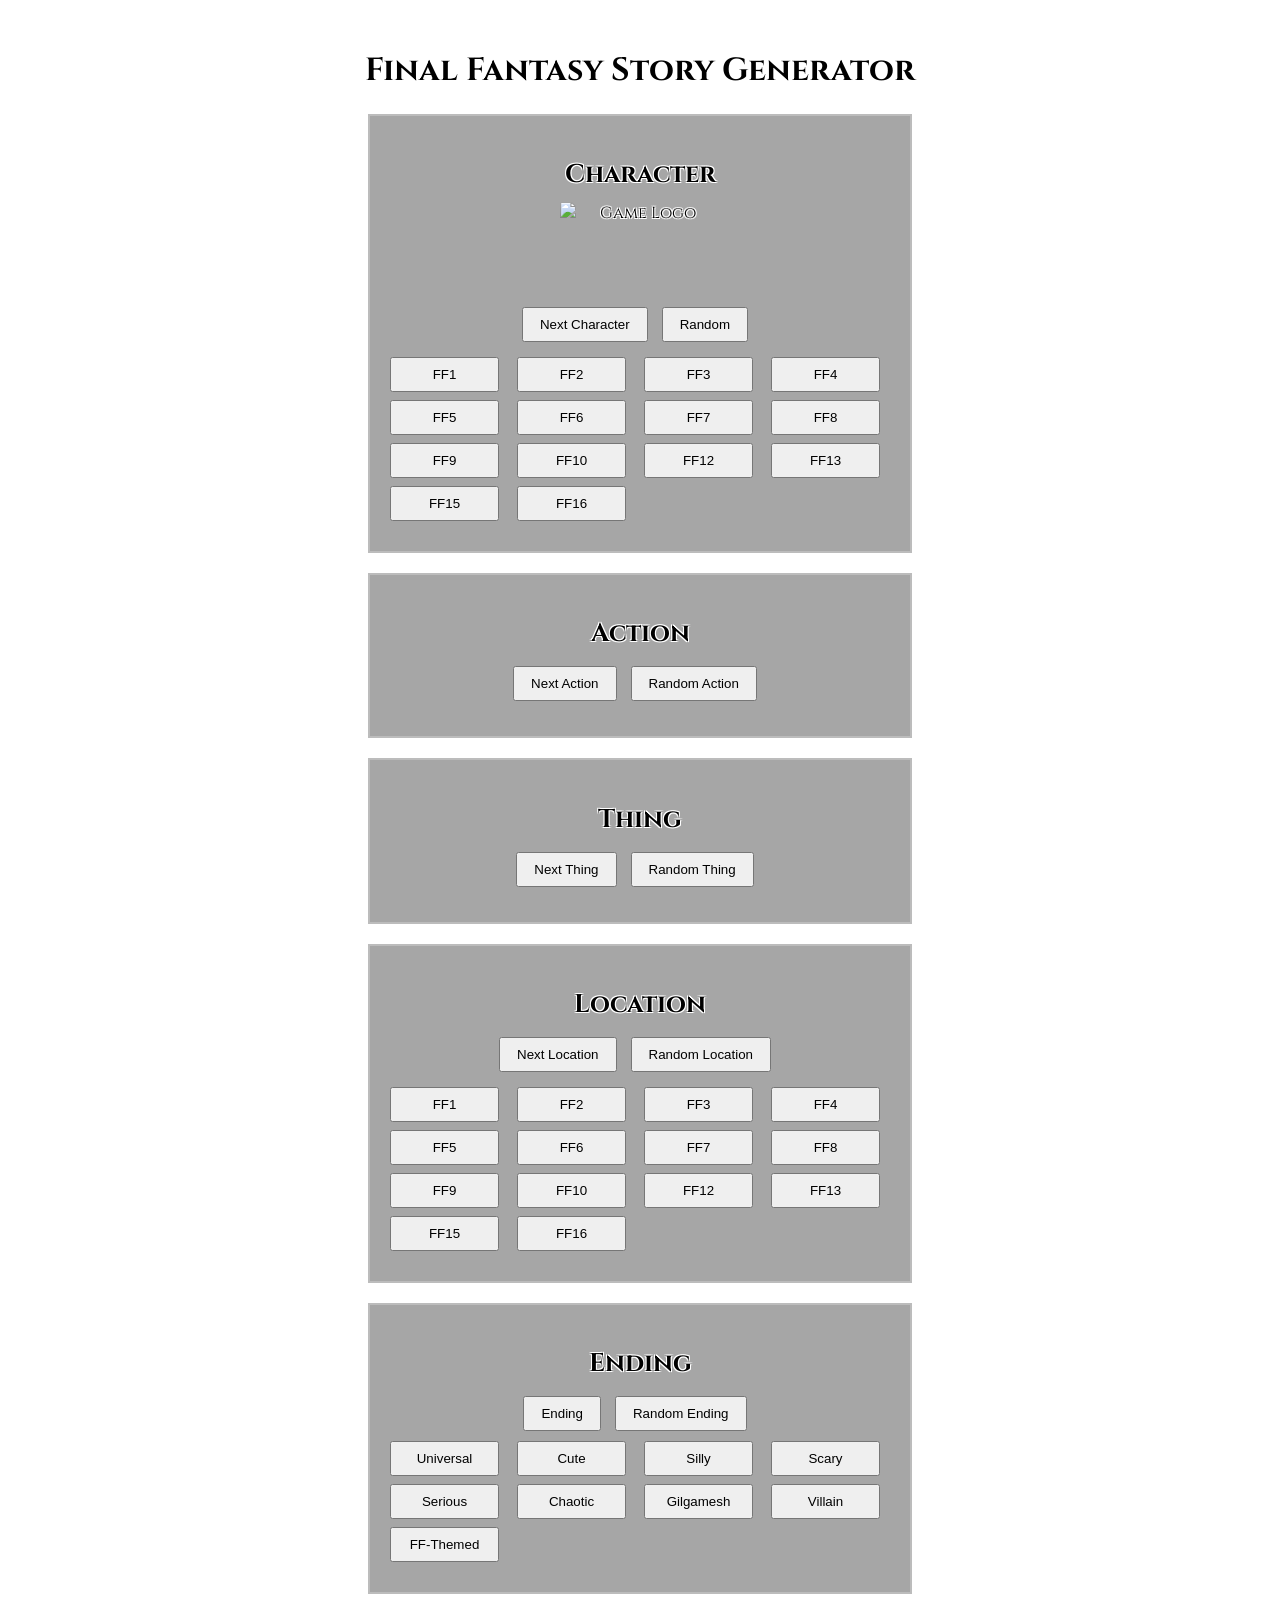
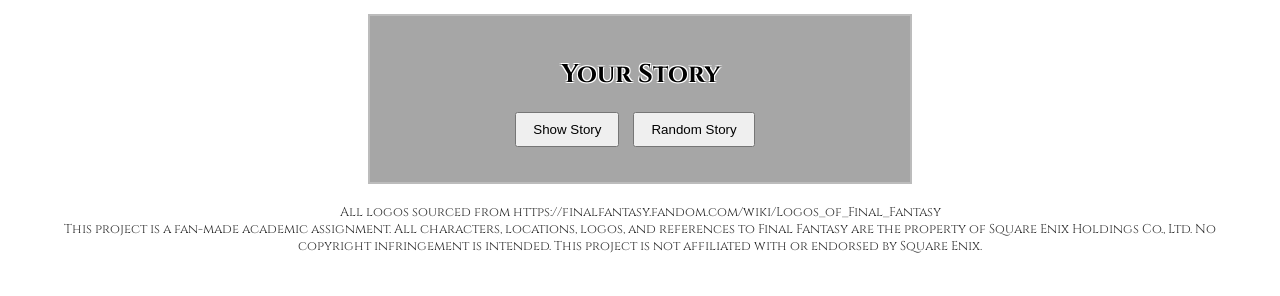
<file: assignment-1/index.html>
<!DOCTYPE html>
<html lang="en">
    <head>
        <meta charset="UTF-8">
        <title>Story Generator</title>
        <link href="css/styles.css" rel="stylesheet">
        <script src="js/script.js" defer></script>
    </head>
    <body>

        <div id="backgroundWrapper" class="fftext">
            <h1>Final Fantasy Story Generator</h1>

            <!-- Game Logo (reactive) -->
            <!-- a default valid invisible png -->

            
            <!-- Character card -->
            <div class="card fftext">
                <h2>Character</h2>
                <div class="logoInCard">
                    <img id="gameLogo" alt="Game Logo">
                </div>
                <span id="charOut" class="output"></span>

                <div class="mainRow">
                    <button id="charBtn">Next Character</button>
                    <button id="randomCharBtn">Random</button>
                </div>
                <!-- Character Subsection Buttons -->
                 <!-- learned from https://developer.mozilla.org/en-US/docs/Learn/HTML/Howto/Use_data_attributes -->
                <div class="subButtons" id="charSubButtons">
                    <button data-game="ff1">FF1</button>
                    <button data-game="ff2">FF2</button>
                    <button data-game="ff3">FF3</button>
                    <button data-game="ff4">FF4</button>
                    <button data-game="ff5">FF5</button>
                    <button data-game="ff6">FF6</button>
                    <button data-game="ff7">FF7</button>
                    <button data-game="ff8">FF8</button>
                    <button data-game="ff9">FF9</button>
                    <button data-game="ff10">FF10</button>
                    <button data-game="ff12">FF12</button>
                    <button data-game="ff13">FF13</button>
                    <button data-game="ff15">FF15</button>
                    <button data-game="ff16">FF16</button>
                </div>
            </div>

            <!-- Action Card -->
            <div class="card fftext">
                <h2>Action</h2>
                <span id="actionOut" class="output"></span>

                <div class="mainRow">
                    <button id="actionBtn">Next Action</button>
                    <button id="randomActionBtn">Random Action</button>
                </div>
            </div>

            

            <!-- Thing Card -->
            <div class="card fftext">
                <h2>Thing</h2>
                <span id="thingOut" class="output"></span>
                <div class="mainRow">
                    <button id="thingBtn">Next Thing</button>
                    <button id="randomThingBtn">Random Thing</button>
                </div>
            </div>
            
            <!-- Location Card -->
            <div class="card fftext">
                <h2>Location</h2>
                <span id="locationOut" class="output"></span>
                <div class="mainRow">
                    <button id="locationBtn">Next Location</button>
                    <button id="randomLocationBtn">Random Location</button>
                </div>

                <!-- Location Subsection Buttons -->
                <div class="subButtons" id="locationSubButtons">
                    <button data-game="ff1">FF1</button>
                    <button data-game="ff2">FF2</button>
                    <button data-game="ff3">FF3</button>
                    <button data-game="ff4">FF4</button>
                    <button data-game="ff5">FF5</button>
                    <button data-game="ff6">FF6</button>
                    <button data-game="ff7">FF7</button>
                    <button data-game="ff8">FF8</button>
                    <button data-game="ff9">FF9</button>
                    <button data-game="ff10">FF10</button>
                    <button data-game="ff12">FF12</button>
                    <button data-game="ff13">FF13</button>
                    <button data-game="ff15">FF15</button>
                    <button data-game="ff16">FF16</button>
                </div>
            </div>

            <!-- Ending Card -->
            <div class="card fftext">
                <h2>Ending</h2>
                <span id="endingOut" class="output"></span>
                
                <div>
                    <button id="endingBtn">Ending</button>
                    <button id="randomEndingBtn">Random Ending</button>
                </div>

                <!-- Ending Subsection Buttons -->
                <div class="subButtons" id="endingSubButtons">
                    <button data-game="universal">Universal</button>
                    <button data-game="cute">Cute</button>
                    <button data-game="silly">Silly</button>
                    <button data-game="scary">Scary</button>
                    <button data-game="serious">Serious</button>
                    <button data-game="chaotic">Chaotic</button>
                    <button data-game="gilgamesh">Gilgamesh</button>
                    <button data-game="villain">Villain</button>
                    <button data-game="ffthemed">FF-Themed</button>
                </div>
            </div>
            
            <!-- Button that builds and displays the final story -->
            <div class="card fftext">
                <h2>Your Story</h2>
                <p id="storyOutput" class="output"></p>
            
                <div class="mainRow">
                    <button id="showStoryBtn">Show Story</button>
                    <button id="randomBtn">Random Story</button>
                </div>
            </div>
        </div>
        <p class="fftext" style="font-size:0.8em; opacity:0.8;">
            All logos sourced from <a>https://finalfantasy.fandom.com/wiki/Logos_of_Final_Fantasy</a><br>
            This project is a fan-made academic assignment. All characters, locations, logos, and references to 
            Final Fantasy are the property of Square Enix Holdings Co., Ltd. No copyright 
            infringement is intended. This project is not affiliated with or endorsed by Square Enix.
        </p>
    </body>
</html>
</file>
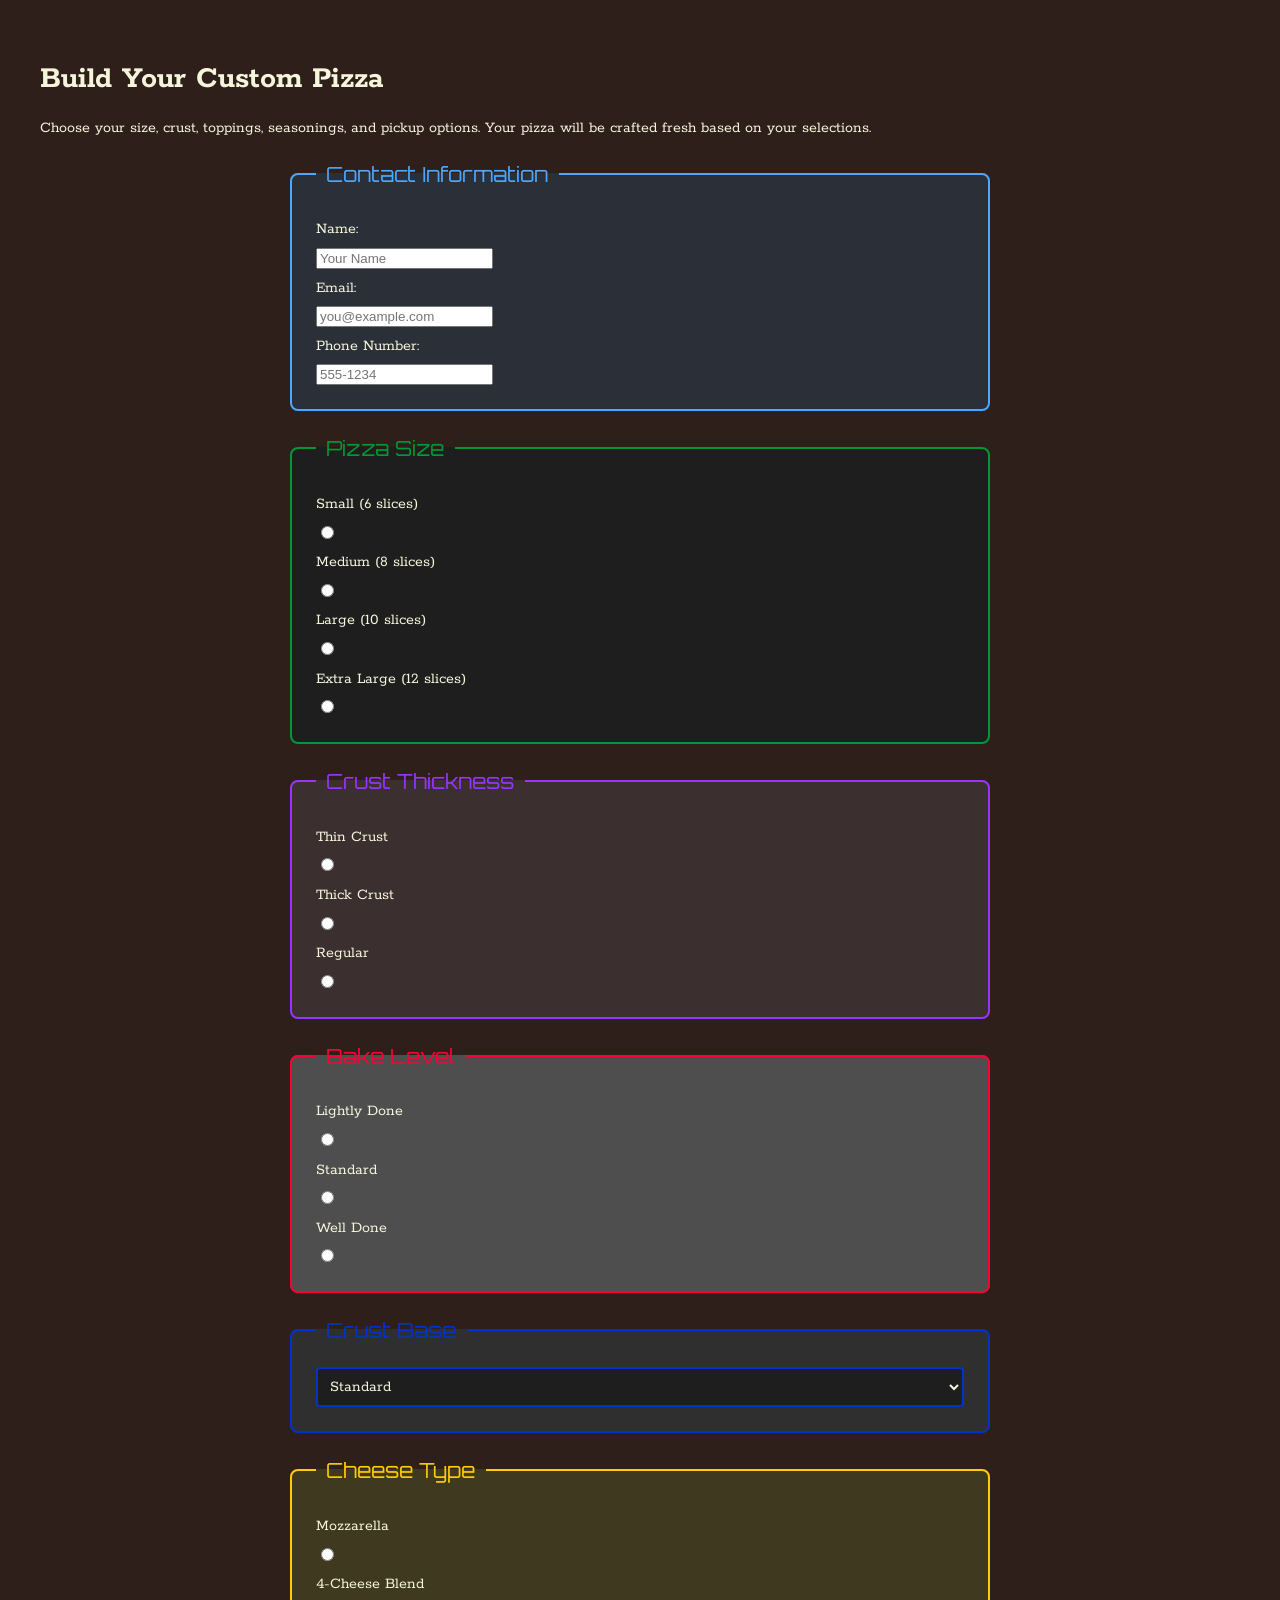
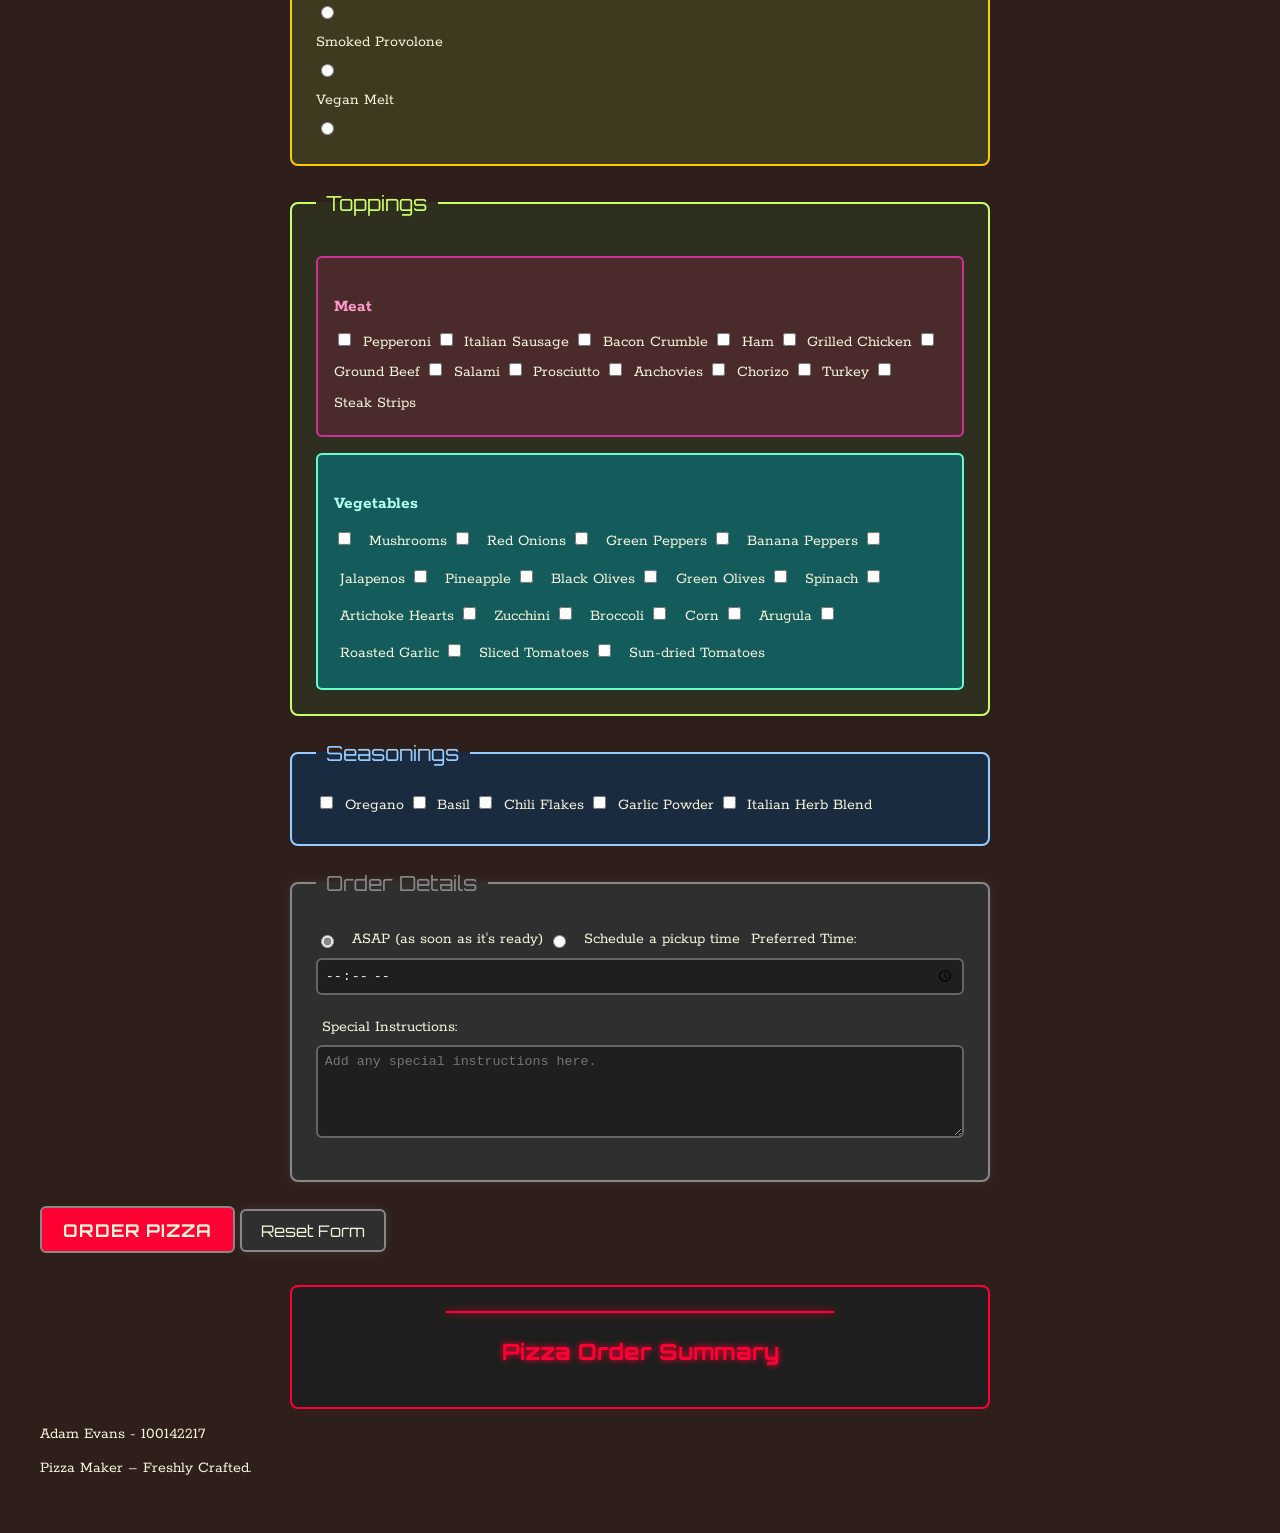
<file: assignment-2/index.html>
<!DOCTYPE html>
<html lang="en">
<head>
    <meta charset="utf-8" />
    <title>Pizza Maker</title>
    <meta name="author" content="Adam Evans"/>
    <meta name="description" content="Pizza Restaurant order form."/>
    <link rel="shortcut icon" href="images/favicon.ico"/>
    <link rel="stylesheet" href="css/style.css" />
    <script src="js/pizza.js" defer></script>
    <script src="js/main.js" defer></script>
</head>

<body>

    <!-- Assignment 2 – The Pizza Maker -->
    <header>
        <h1>Build Your Custom Pizza</h1>
        <p>Choose your size, crust, toppings, seasonings, and pickup options. Your pizza will be crafted fresh based on your selections.</p>
    </header>

    <main>
        <section>
            <form id="pizzaForm">

                <!-- Contact information -->
                <fieldset class="customer-fieldset">
                    <legend>Contact Information</legend>

                    <label for="name">Name:</label>
                    <input type="text" name="name" id="name" required placeholder="Your Name"/>

                    <label for="email">Email:</label>
                    <input type="email" name="email" id="email" required placeholder="you@example.com"/>

                    <label for="phone">Phone Number:</label>
                    <input type="tel" name="phone" id="phone" placeholder="555-1234"/>
                </fieldset>

                <!-- Pizza Size -->
                <fieldset class="size-fieldset">
                    <legend>Pizza Size</legend>

                    <label for="small">Small (6 slices)</label>
                    <input type="radio" name="size" id="small" value="small" required/>

                    <label for="medium">Medium (8 slices)</label>
                    <input type="radio" name="size" id="medium" value="medium"/>

                    <label for="large">Large (10 slices)</label>
                    <input type="radio" name="size" id="large" value="large"/>

                    <label for="x-large">Extra Large (12 slices)</label>
                    <input type="radio" name="size" id="x-large" value="x-large"/>
                </fieldset>

                <!-- Crust Thickness -->
                <fieldset class="thickness-fieldset">
                    <legend>Crust Thickness</legend>

                    <label for="thin">Thin Crust</label>
                    <input type="radio" name="thickness" id="thin" value="thin" required/>

                    <label for="thick">Thick Crust</label>
                    <input type="radio" name="thickness" id="thick" value="thick"/>

                    <label for="regular">Regular</label>
                    <input type="radio" name="thickness" id="regular" value="regular"/>
                </fieldset>

                <!-- Bake Level -->
                <fieldset class="bake-fieldset">
                    <legend>Bake Level</legend>

                    <label for="light">Lightly Done</label>
                    <input type="radio" name="bake" id="light" value="light" required/>

                    <label for="standard">Standard</label>
                    <input type="radio" name="bake" id="standard" value="standard"/>

                    <label for="well">Well Done</label>
                    <input type="radio" name="bake" id="well" value="well"/>
                </fieldset>

                <!-- Crust Base -->
                <fieldset class="base-fieldset">
                    <legend>Crust Base</legend>

                    <select name="crustBase" id="crustBase">
                        <option value="">Standard</option>
                        <option value="gluten-free">Gluten-Free</option>
                        <option value="cauliflower">Cauliflower</option>
                        <option value="whole-wheat">Whole Wheat</option>
                    </select>
                </fieldset>

                <!-- Cheese Type -->
                <fieldset class="cheese-fieldset">
                    <legend>Cheese Type</legend>

                    <label for="mozzarella">Mozzarella</label>
                    <input type="radio" name="cheese" id="mozzarella" value="mozzarella" required/>

                    <label for="4-cheese">4-Cheese Blend</label>
                    <input type="radio" name="cheese" id="4-cheese" value="4-cheese"/>

                    <label for="provolone">Smoked Provolone</label>
                    <input type="radio" name="cheese" id="provolone" value="provolone"/>

                    <label for="vegan">Vegan Melt</label>
                    <input type="radio" name="cheese" id="vegan" value="vegan"/>
                </fieldset>

                <!-- Toppings -->
                <fieldset class="toppings-fieldset">
                    <legend>Toppings</legend>

                    <div class="topping-group meat-group">
                        <h4>Meat</h4>

                        <input type="checkbox" name="toppings" id="pepperoni" value="pepperoni">
                        <label for="pepperoni">Pepperoni</label>

                        <input type="checkbox" name="toppings" id="sausage" value="sausage">
                        <label for="sausage">Italian Sausage</label>

                        <input type="checkbox" name="toppings" id="bacon" value="bacon">
                        <label for="bacon">Bacon Crumble</label>

                        <input type="checkbox" name="toppings" id="ham" value="ham">
                        <label for="ham">Ham</label>

                        <input type="checkbox" name="toppings" id="chicken" value="chicken">
                        <label for="chicken">Grilled Chicken</label>

                        <input type="checkbox" name="toppings" id="beef" value="beef">
                        <label for="beef">Ground Beef</label>

                        <input type="checkbox" name="toppings" id="salami" value="salami">
                        <label for="salami">Salami</label>

                        <input type="checkbox" name="toppings" id="prosciutto" value="prosciutto">
                        <label for="prosciutto">Prosciutto</label>

                        <input type="checkbox" name="toppings" id="anchovies" value="anchovies">
                        <label for="anchovies">Anchovies</label>

                        <input type="checkbox" name="toppings" id="chorizo" value="chorizo">
                        <label for="chorizo">Chorizo</label>

                        <input type="checkbox" name="toppings" id="turkey" value="turkey">
                        <label for="turkey">Turkey</label>

                        <input type="checkbox" name="toppings" id="steak" value="steak">
                        <label for="steak">Steak Strips</label>
                    </div>

                    <div class="topping-group veg-group">
                        <h4>Vegetables</h4>

                        <input type="checkbox" name="toppings" id="mushrooms" value="mushrooms">
                        <label for="mushrooms">Mushrooms</label>

                        <input type="checkbox" name="toppings" id="onions" value="onions">
                        <label for="onions">Red Onions</label>

                        <input type="checkbox" name="toppings" id="gpeppers" value="gpeppers">
                        <label for="gpeppers">Green Peppers</label>

                        <input type="checkbox" name="toppings" id="bpeppers" value="bpeppers">
                        <label for="bpeppers">Banana Peppers</label>

                        <input type="checkbox" name="toppings" id="jalapenos" value="jalapenos">
                        <label for="jalapenos">Jalapenos</label>

                        <input type="checkbox" name="toppings" id="pineapple" value="pineapple">
                        <label for="pineapple">Pineapple</label>

                        <input type="checkbox" name="toppings" id="bolives" value="bolives">
                        <label for="bolives">Black Olives</label>

                        <input type="checkbox" name="toppings" id="golives" value="golives">
                        <label for="golives">Green Olives</label>

                        <input type="checkbox" name="toppings" id="spinach" value="spinach">
                        <label for="spinach">Spinach</label>

                        <input type="checkbox" name="toppings" id="artichoke" value="artichoke">
                        <label for="artichoke">Artichoke Hearts</label>

                        <input type="checkbox" name="toppings" id="zucchini" value="zucchini">
                        <label for="zucchini">Zucchini</label>

                        <input type="checkbox" name="toppings" id="broccoli" value="broccoli">
                        <label for="broccoli">Broccoli</label>

                        <input type="checkbox" name="toppings" id="corn" value="corn">
                        <label for="corn">Corn</label>

                        <input type="checkbox" name="toppings" id="arugula" value="arugula">
                        <label for="arugula">Arugula</label>

                        <input type="checkbox" name="toppings" id="garlic" value="garlic">
                        <label for="garlic">Roasted Garlic</label>

                        <input type="checkbox" name="toppings" id="sliced" value="sliced">
                        <label for="sliced">Sliced Tomatoes</label>

                        <input type="checkbox" name="toppings" id="sun-dried" value="sun-dried">
                        <label for="sun-dried">Sun-dried Tomatoes</label>
                    </div>
                </fieldset>

                <!-- Seasonings -->
                <fieldset class="seasoning-fieldset">
                    <legend>Seasonings</legend>

                    <input type="checkbox" name="seasonings" id="oregano" value="oregano">
                    <label for="oregano">Oregano</label>

                    <input type="checkbox" name="seasonings" id="basil" value="basil">
                    <label for="basil">Basil</label>

                    <input type="checkbox" name="seasonings" id="flakes" value="flakes">
                    <label for="flakes">Chili Flakes</label>

                    <input type="checkbox" name="seasonings" id="garlic-powder" value="garlic-powder">
                    <label for="garlic-powder">Garlic Powder</label>

                    <input type="checkbox" name="seasonings" id="italian" value="italian">
                    <label for="italian">Italian Herb Blend</label>
                </fieldset>

                <!-- Order Details -->
                <fieldset class="order-details-fieldset">
                    <legend>Order Details</legend>

                    <input type="radio" name="pickup-option" id="pickup-asap" value="asap" checked/>
                    <label for="pickup-asap">ASAP (as soon as it's ready)</label>

                    <input type="radio" name="pickup-option" id="pickup-scheduled" value="scheduled"/>
                    <label for="pickup-scheduled">Schedule a pickup time</label>

                    <label for="pickup-time">Preferred Time:</label>
                    <input type="time" name="pickup-time" id="pickup-time"/>

                    <label for="notes">Special Instructions:</label>
                    <textarea name="notes" id="notes" rows="5" cols="40" placeholder="Add any special instructions here."></textarea>
                </fieldset>

                <!-- Buttons -->
                <button type="submit" class="submit">Order Pizza</button>
                <button type="reset" class="reset">Reset Form</button>

            </form>
            <div class="result-panel">            
                <h3>Pizza Order Summary</h3>
                <p id="pizzaDescription"></p>
            </div>
        </section>
    </main>

    <footer>
        <p id="student-info"></p>
        <p>Pizza Maker – Freshly Crafted.</p>
    </footer>

</body>
</html>
</file>
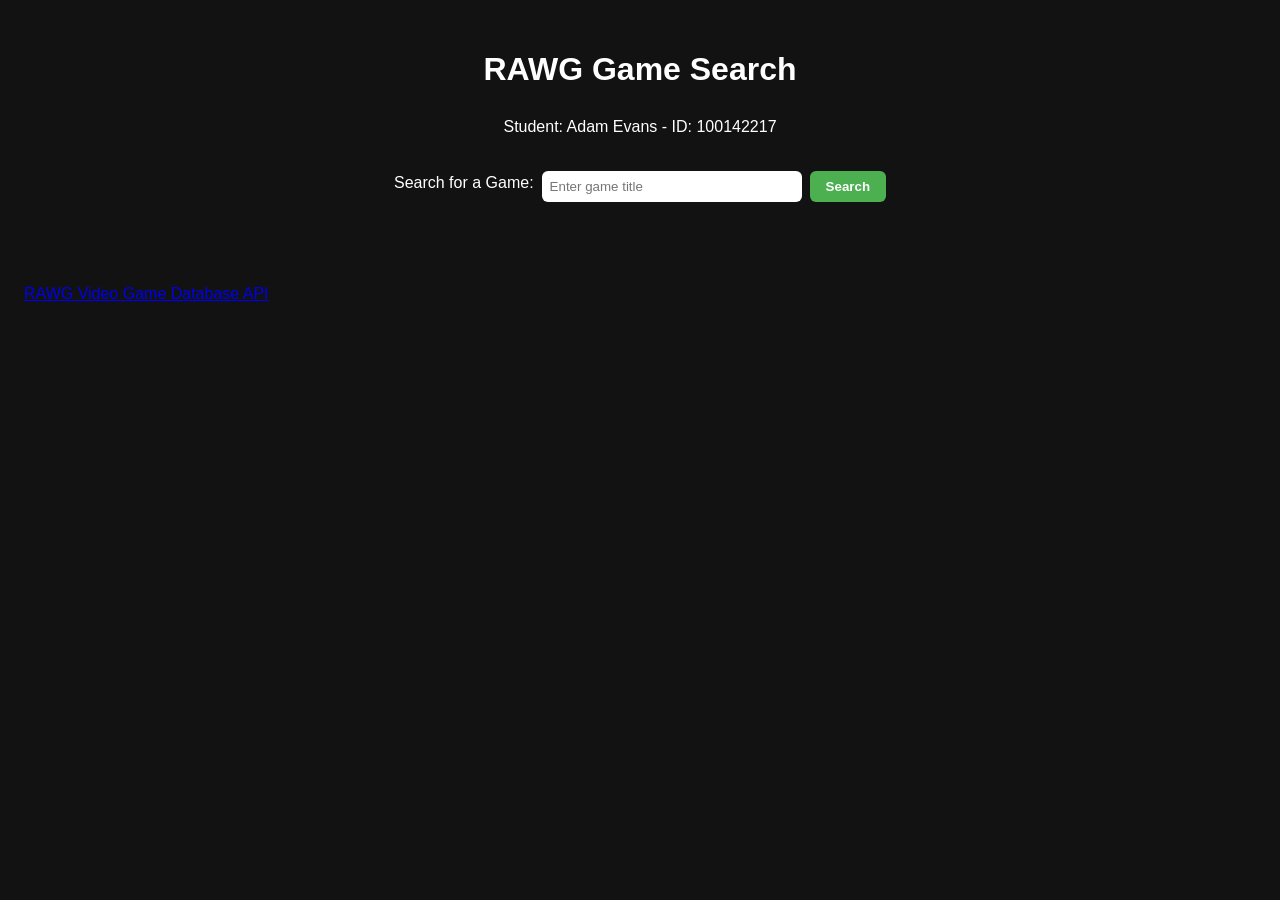
<file: assignment-3/index.html>
<!DOCTYPE html>
<html lang="en">
<head>
    <meta charset="UTF-8">
    <meta name="viewport" content="width=device-width, initial-scale=1.0">
    <title>RAWG Game Search</title>
    <link rel="stylesheet" href="css/style.css">
    <script src="js/app.js" defer></script>
</head>
<body>
    <header>
        <h1>RAWG Game Search</h1>
        <p id="student-info"></p>
    </header>
    <form>
        <label for="search">Search for a Game:</label>
        <input type="text" id="search" class="search" placeholder="Enter game title" required>
        <button type="submit" class="submit">Search</button>
    </form>
    <section class="results"></section>
    <footer>
        <p><a href="https://rawg.io/apidocs" target="_blank">RAWG Video Game Database API</a></p>
    </footer>
</body>
</html>
</file>
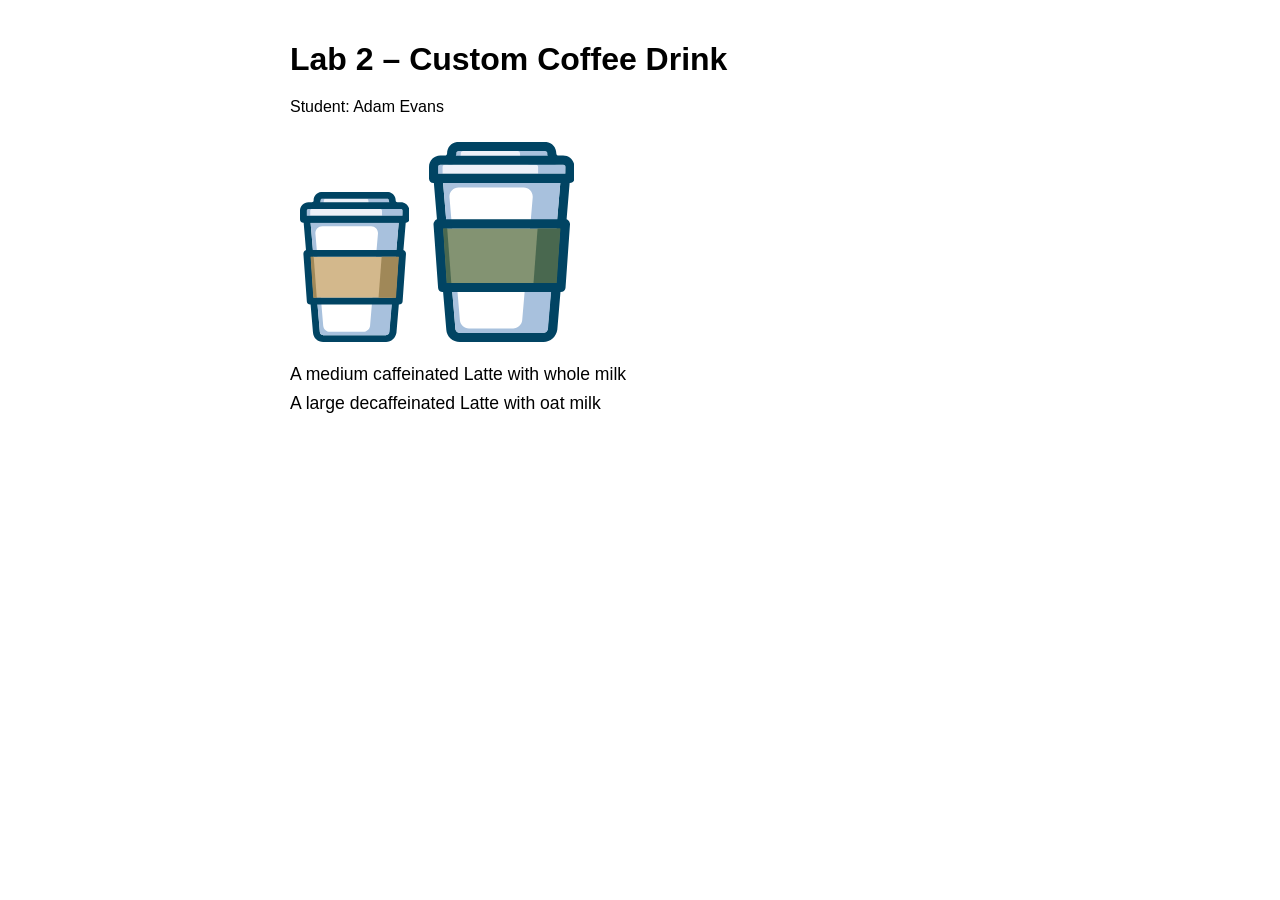
<file: lab-2/index.html>
<!DOCTYPE html>
<html lang="en">
<head>
    <meta charset="UTF-8">
    <title>Lab 2 - Classes and Inheritance</title>
    <link rel="stylesheet" href="css/style.css">
    <script src="js/coffee.js" defer></script>
    <script src="js/latte.js" defer></script>
</head>
<body>

    <h1>Lab 2 – Custom Coffee Drink</h1>

    <p id="studentInfo">Student: Adam Evans</p>

    <div id="output"></div>

</body>
</html>
</file>
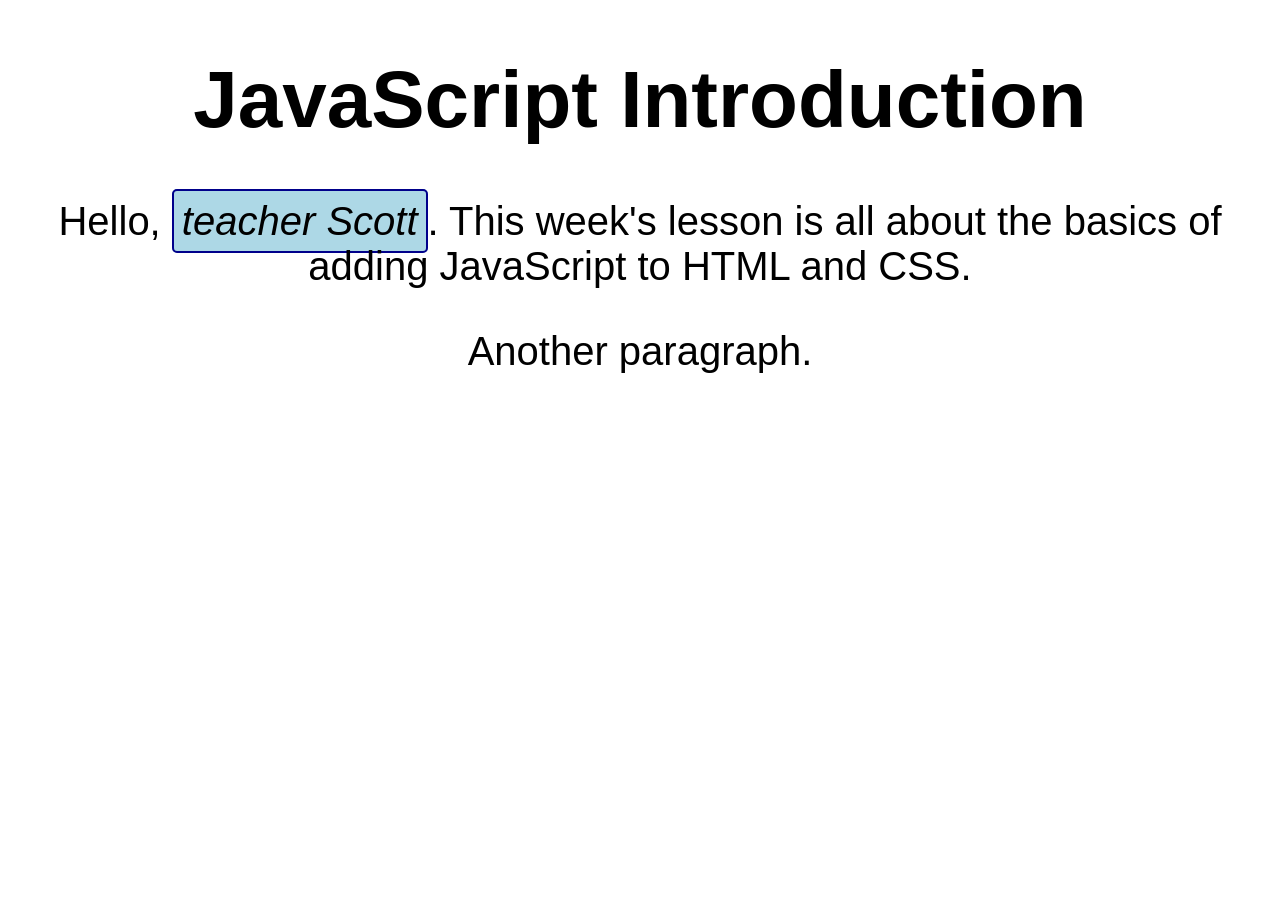
<file: lesson-1/index.html>
<!DOCTYPE html>
<html lang="en">
<head>
	<meta charset="UTF-8" />
	<title>JavaScript Introduction | COMP1073 Client-Side JavaScript</title>
	<link rel="stylesheet" href="css/styles.css" />
	<script src="js/script.js" defer></script>
</head>
<body>
	<h1>JavaScript Introduction</h1>
	<p>Hello, <em>teacher Scott</em>. This week's lesson is all about the basics of adding JavaScript to HTML and CSS.</p>
	<p>Another paragraph.</p>
</body>
</html>
</file>
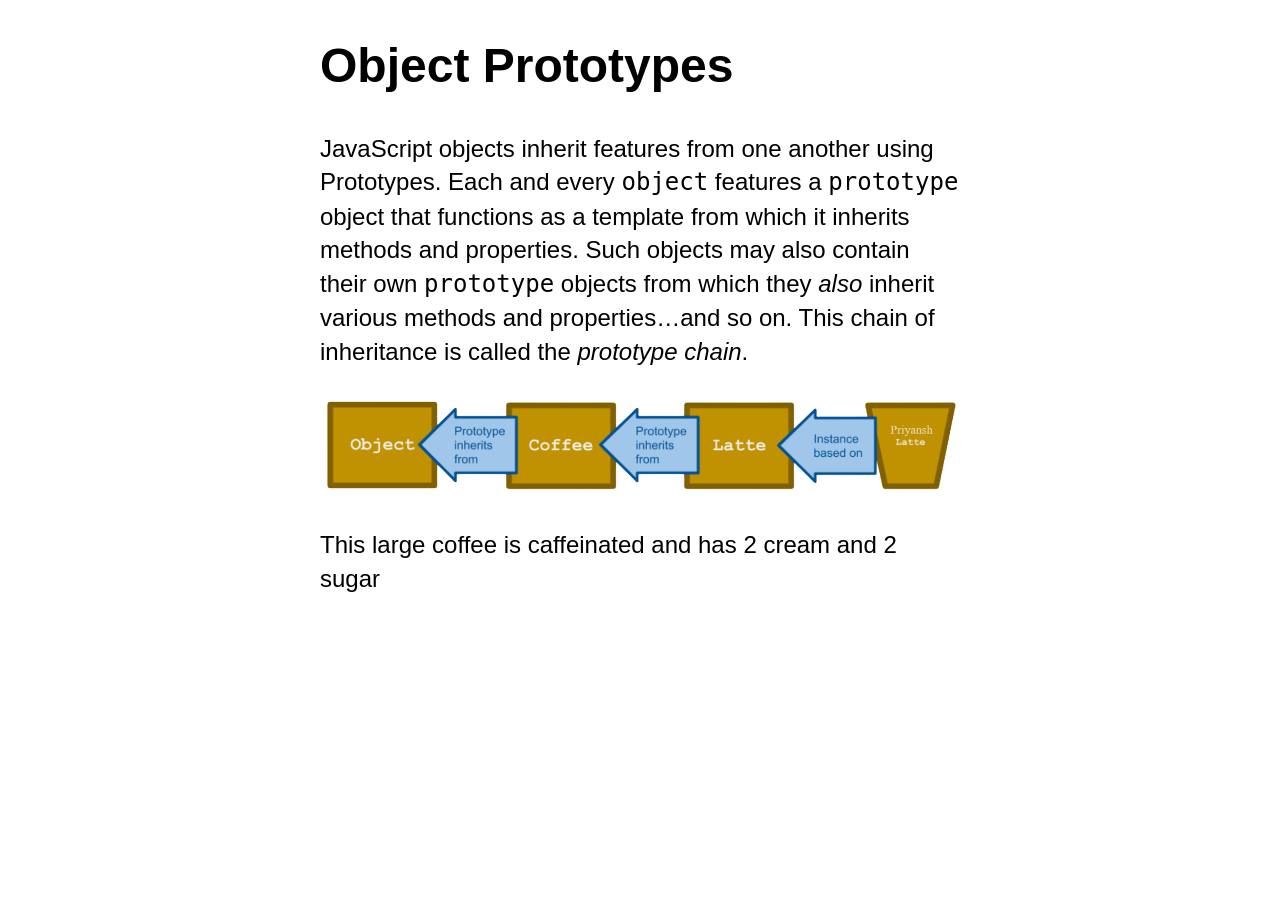
<file: lesson-10/index.html>
<!DOCTYPE html>
<html lang="en">
<head>
	<meta charset="utf-8" />
	<title>Object Prototypes | COMP1073 Client-Side JavaScript</title>
	<meta name="viewport" content="width=device-width, initial-scale=1.0" />
	<link href="css/normalize.css" rel="stylesheet" />
	<link href="css/styles.css" rel="stylesheet" />
	<script src="js/index.js" defer></script>
</head>

<body>
	<h1>Object Prototypes</h1>
	<p>JavaScript objects inherit features from one another using Prototypes. Each and every <code>object</code> features a <code>prototype</code> object that functions as a template from which it inherits methods and properties. Such objects may also contain their own <code>prototype</code> objects from which they <em>also</em> inherit various methods and properties…and so on. This chain of inheritance is called the <dfn>prototype chain</dfn>.</p>
	<p><img src="images/js-prototype-inheritance.png" width="100%" alt="JavaScript Prototype Inheritance" /></p>
	<p id="output"></p>
</body>
</html>
</file>
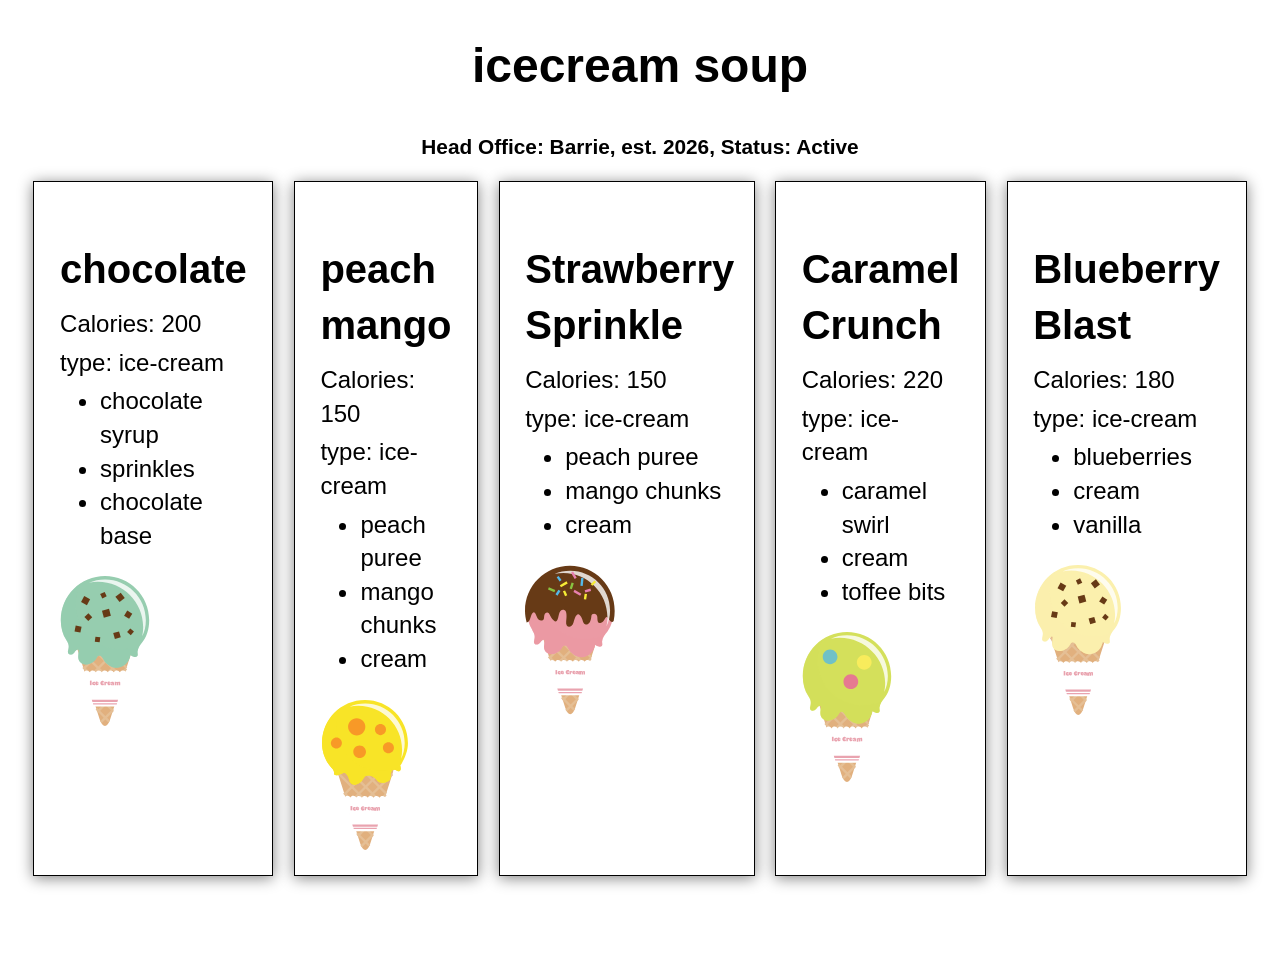
<file: lesson-11/index.html>
<!DOCTYPE html>
<html lang="en">
<head>
	<meta charset="utf-8" />
	<title>JavaScript Object Notation (JSON) | COMP1073 Client-Side JavaScript</title>
	<meta name="viewport" content="width=device-width, initial-scale=1.0" />
	<link href="css/normalize.css" rel="stylesheet" />
	<link href="css/styles.css" rel="stylesheet" />
	<script src="js/json.js" defer></script>
</head>

<body>
	<!-- STEP 1: Build out a HEADER and a SECTION element -->
	<header></header>
	<section></section>
	<!-- Proceed to js/json.js for the remainder of the lesson -->
</body>
</html>
</file>
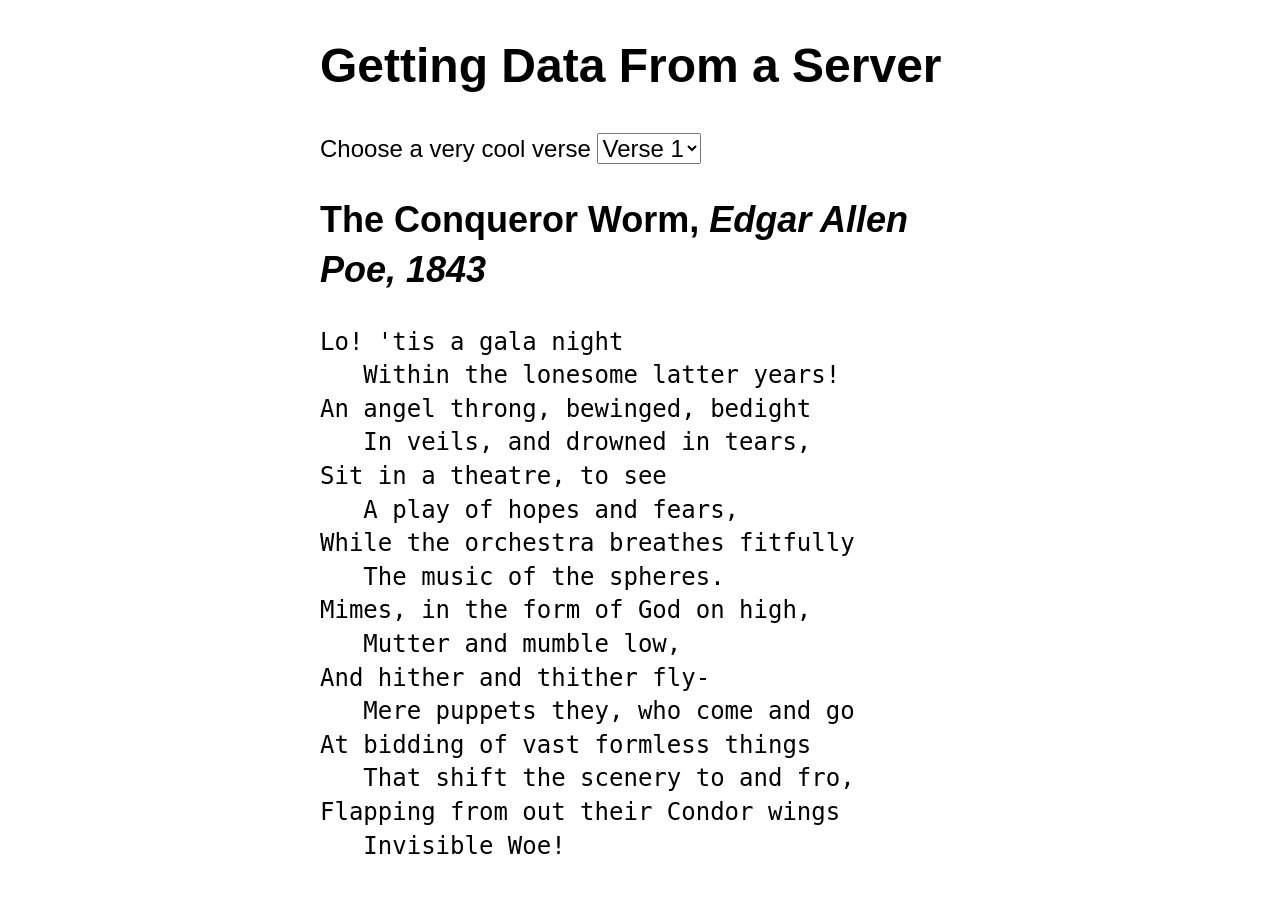
<file: lesson-12/index.html>
<!DOCTYPE html>
<html lang="en">
<head>
	<meta charset="utf-8" />
	<title>Getting Data From a Server | COMP1073 Client-Side JavaScript</title>
	<meta name="viewport" content="width=device-width, initial-scale=1.0" />
	<link href="css/normalize.css" rel="stylesheet" />
	<link href="css/styles.css" rel="stylesheet" />
	<script src="js/poetry.js" defer></script>
</head>

<body>
	<h1>Getting Data From a Server</h1>
	<form>
		<label for="verse-choose">Choose a very cool verse</label>
		<select id="verse-choose" name="verse-choose">
			<option value="verse1" selected>Verse 1</option>
			<option value="verse2">Verse 2</option>
			<option value="verse3">Verse 3</option>
			<option value="verse4">Verse 4</option>
		</select>
	</form>
	<h2>The Conqueror Worm, <em>Edgar Allen Poe, 1843</em></h2>
	<pre>
	</pre>
</body>
</html>
</file>
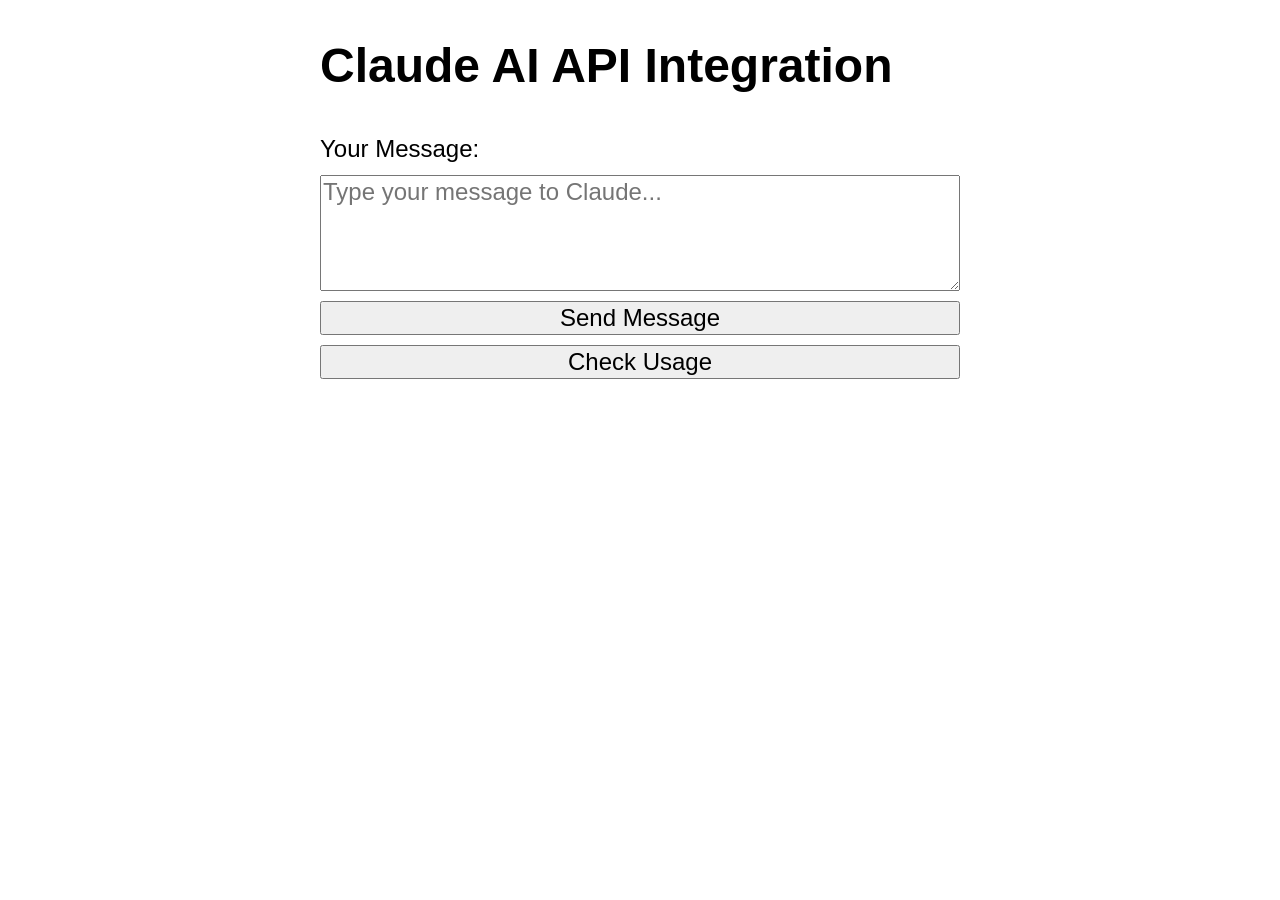
<file: lesson-13/index.html>
<!DOCTYPE html>
<html lang="en">
<head>
	<meta charset="utf-8" />
	<title>Claude AI API Integration | COMP1073 Client-Side JavaScript</title>
	<meta name="viewport" content="width=device-width, initial-scale=1.0" />
	<link href="css/normalize.css" rel="stylesheet" />
	<link href="css/styles.css" rel="stylesheet" />
	<script src="js/claude-api.js" defer></script>
</head>

<body>
	<h1>Claude AI API Integration</h1>
	
	<form>
		<label for="user-message">Your Message:</label>
		<textarea id="user-message" placeholder="Type your message to Claude..." rows="4"></textarea>
		<button type="button" id="send-message">Send Message</button>
		<button type="button" id="check-usage">Check Usage</button>
	</form>
	
	<section id="results"></section>

	<section id="follow-up-section" style="display:none;">
		<label for="follow-up-message"></label>
		<textarea id="follow-up-message" rows="4" placeholder="Send a follow-up to Claude..."></textarea>
		<button type="button" id="send-follow-up">Send Follow-up</button>
	</section>

	<!-- Proceed to js/claude-api.js for the remainder of the lesson -->
</body>
</html>
</file>
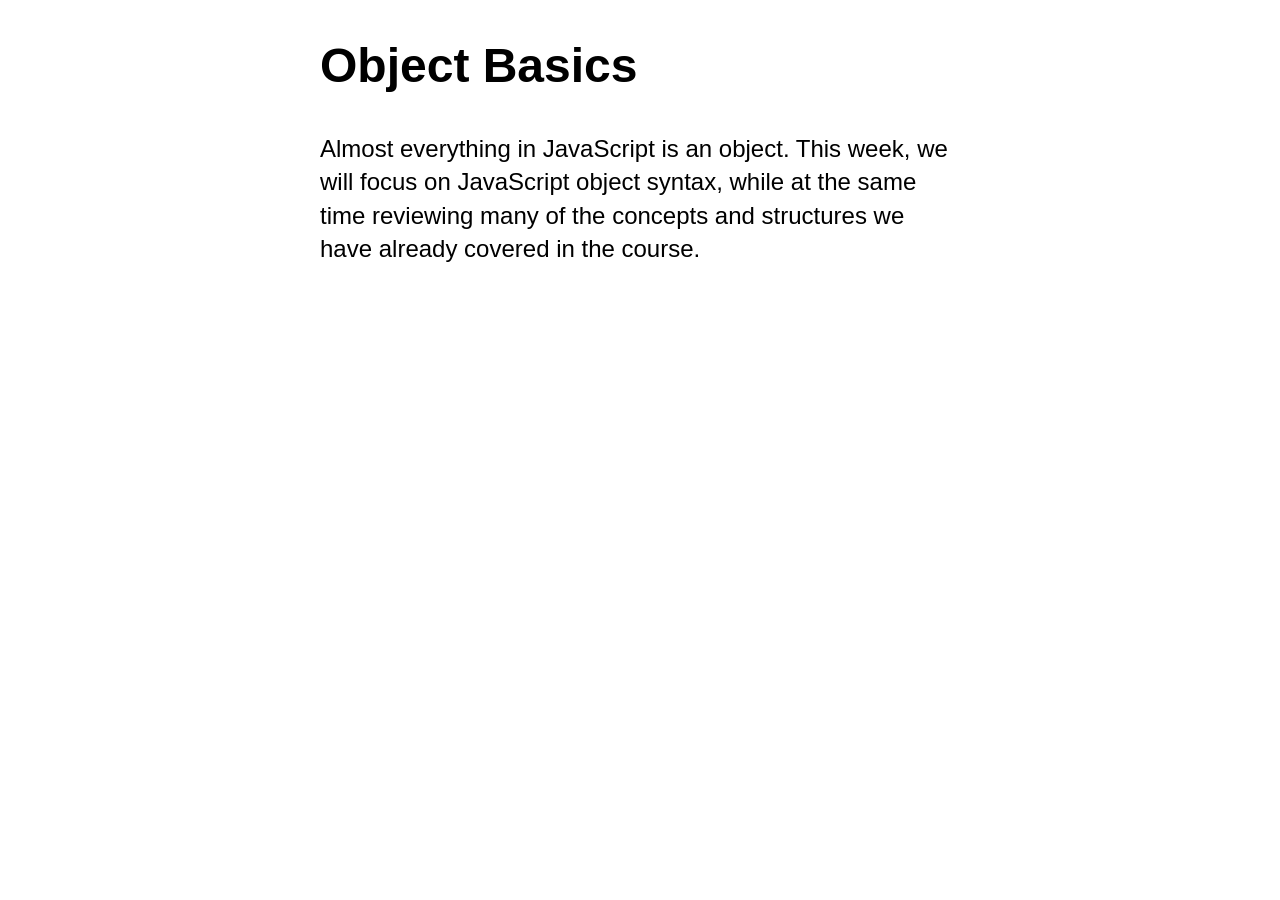
<file: lesson-8/index.html>
<!DOCTYPE html>
<html lang="en">
<head>
	<meta charset="utf-8" />
	<title>Object Basics | COMP1073 Client-Side JavaScript</title>
	<meta name="viewport" content="width=device-width, initial-scale=1.0" />
	<link href="css/normalize.css" rel="stylesheet" />
	<link href="css/styles.css" rel="stylesheet" />
	<script src="js/objects.js" defer></script>
</head>

<body>
	<h1>Object Basics</h1>
	<p>Almost everything in JavaScript is an object. This week, we will focus on JavaScript object syntax, while at the same time reviewing many of the concepts and structures we have already covered in the course.</p>
	<p id="output"></p>
</body>
</html>
</file>
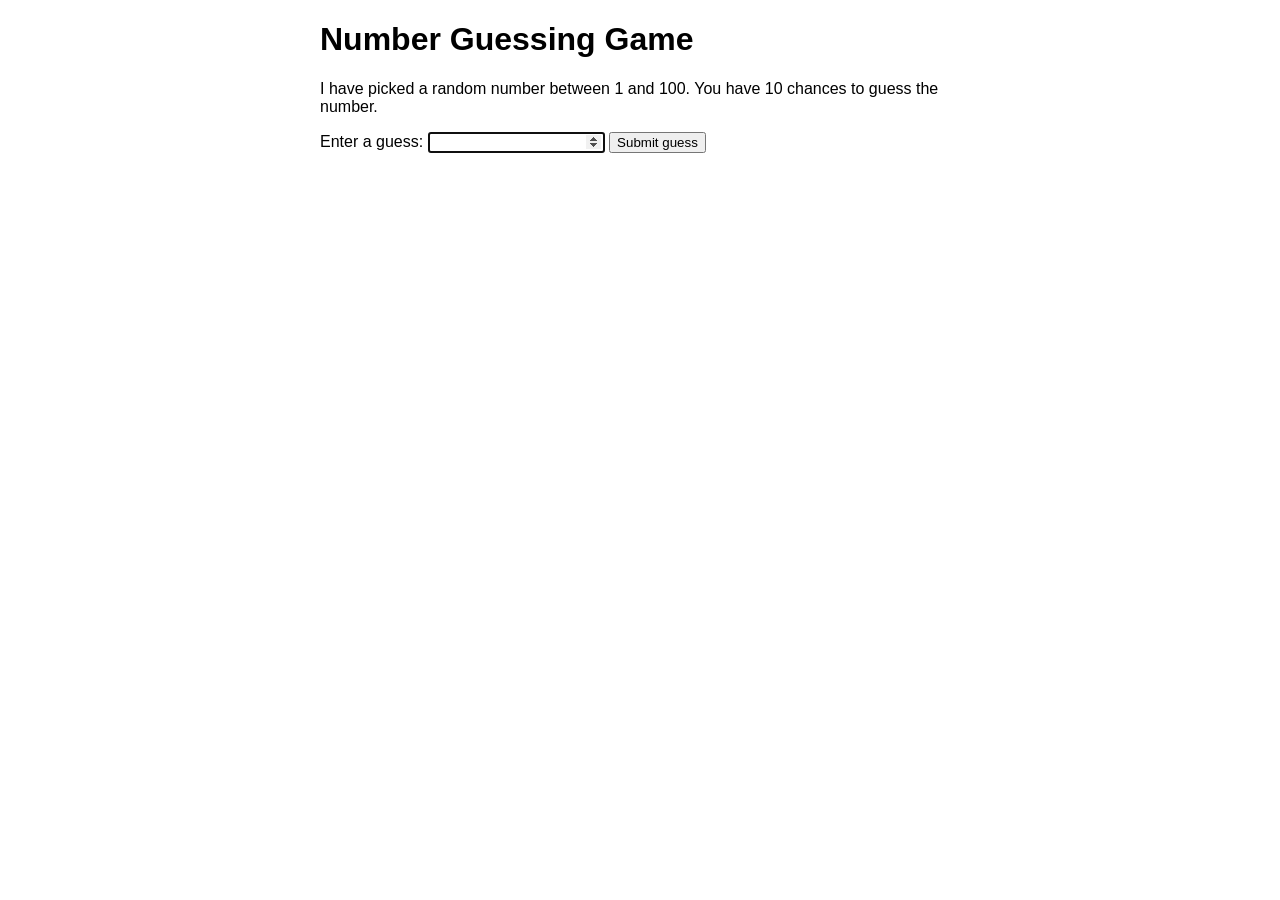
<file: lesson-1/guess.html>
<!DOCTYPE html>
<html lang="en">
	<head>
		<meta charset="utf-8" />
		<title>Number Guessing Game | COMP1073 Client-Side JavaScript</title>
		<link rel="stylesheet" href="css/guess.css" />
		<script src="js/guess.js" defer></script>
	</head>

	<body>
		<h1>Number Guessing Game</h1>
		<p>I have picked a random number between 1 and 100. You have 10 chances to guess the number.</p>

		<!-- Guessing form controls -->
		<label for="guessField">Enter a guess: </label>
		<input type="number" id="guessField">
		<button>Submit guess</button>

		<!-- Elements to contain feedback for user -->
		<section>
			<p id="guesses"></p>
			<p id="lastResult"></p>
			<p id="lowOrHi"></p>
		</section>

		<script>
		</script>
	</body>
</html>
</file>
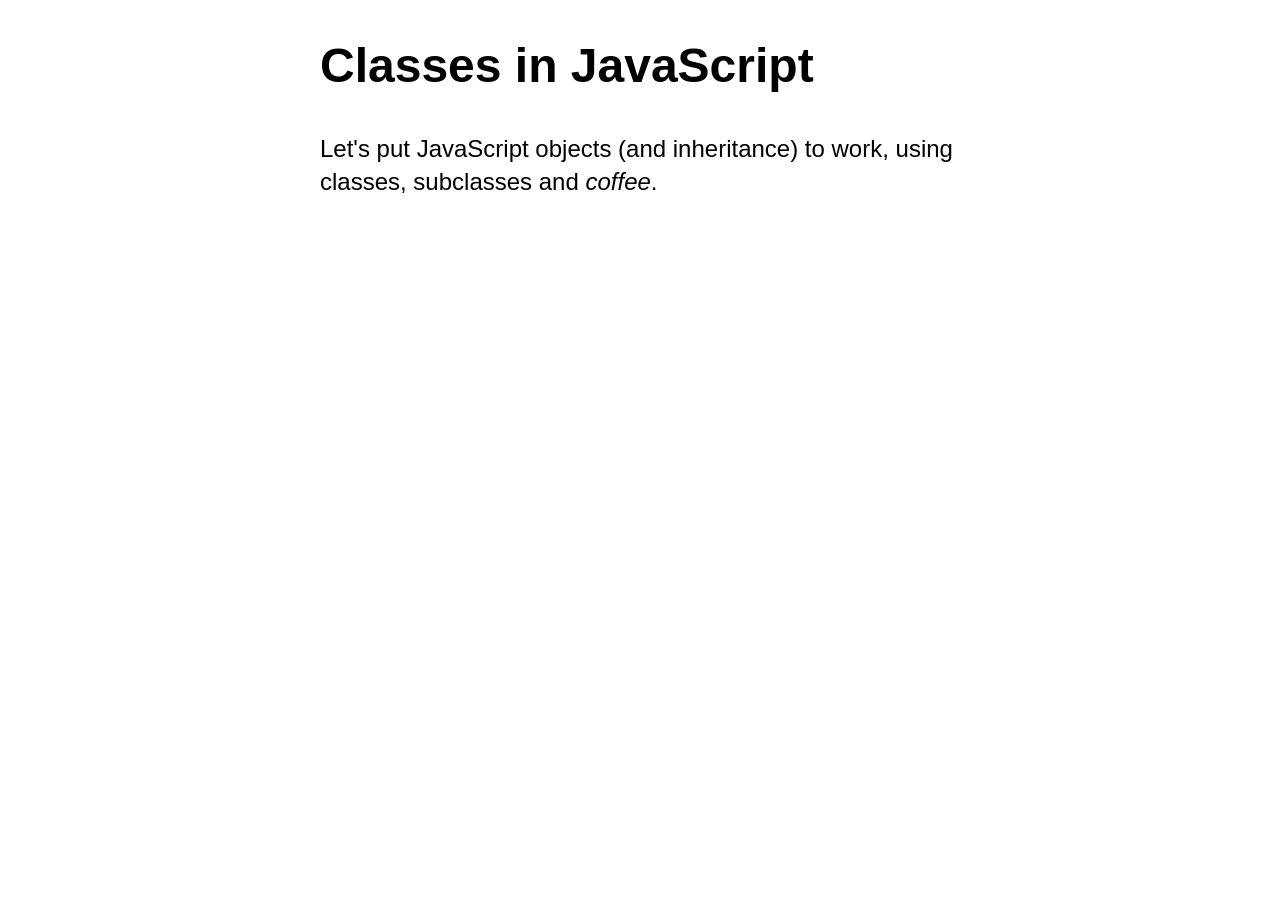
<file: lesson-10/coffee.html>
<!DOCTYPE html>
<html lang="en">
<head>
	<meta charset="utf-8" />
	<title>Classes in JavaScript | COMP1073 Client-Side JavaScript</title>
	<meta name="viewport" content="width=device-width, initial-scale=1.0" />
	<link href="css/normalize.css" rel="stylesheet" />
	<link href="css/styles.css" rel="stylesheet" />
	<script src="js/coffee.js" defer></script>
</head>

<body>
	<h1>Classes in JavaScript</h1>
	<p>Let's put JavaScript objects (and inheritance) to work, using classes, subclasses and <em>coffee</em>.</p>
	<p id="output"></p>
</body>
</html>
</file>
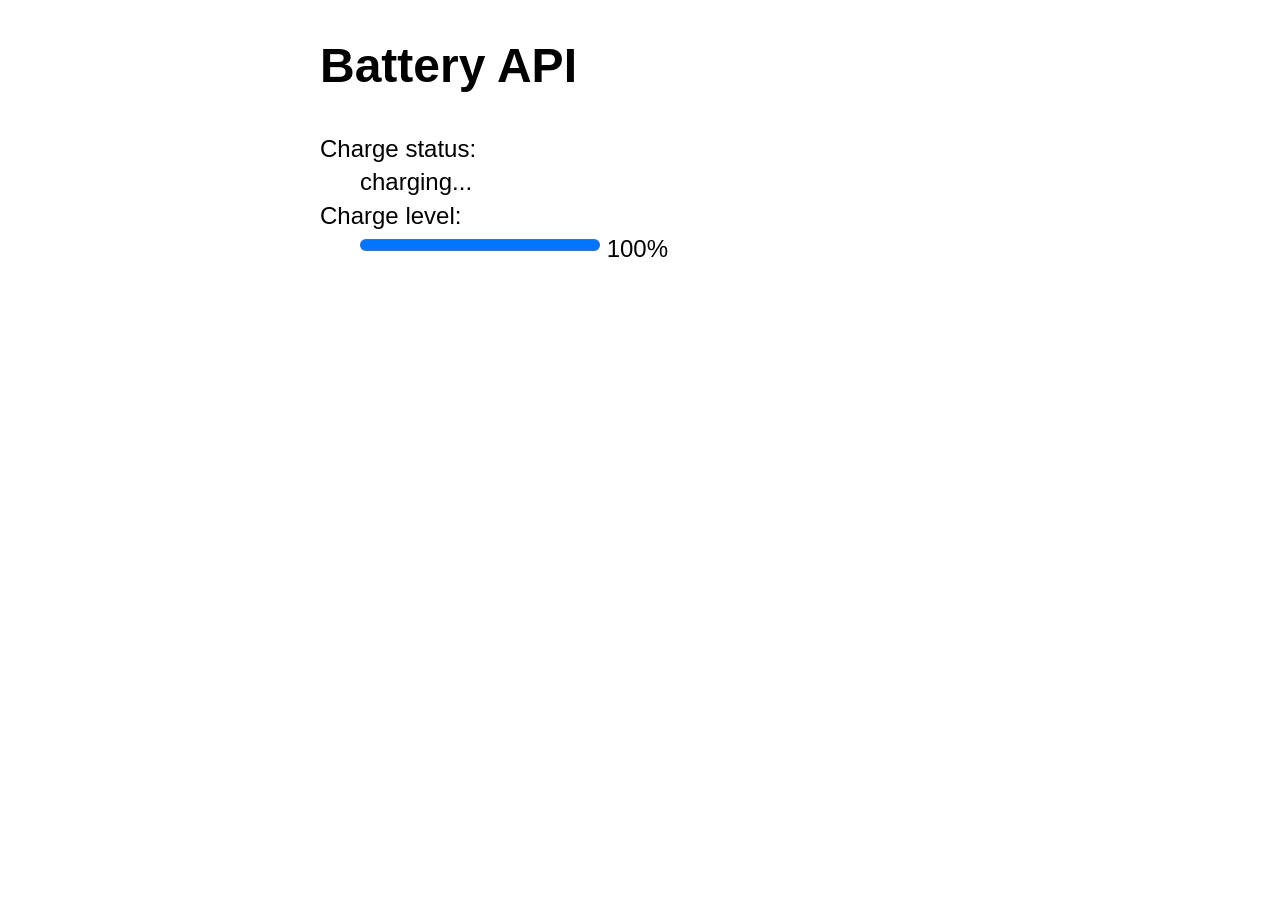
<file: lesson-12/battery.html>
<!DOCTYPE html>
<html lang="en">
<head>
	<meta charset="utf-8" />
	<title>Battery API | COMP1073 Client-Side JavaScript</title>
	<meta name="viewport" content="width=device-width, initial-scale=1.0" />
	<link href="css/normalize.css" rel="stylesheet" />
	<link href="css/styles.css" rel="stylesheet" />
	<script src="js/battery.js" defer></script>
</head>

<body>
	<h1>Battery API</h1>
	<dl id="battery">
		<dt>Charge status:</dt>
		<dd></dd>
		<dt>Charge level:</dt>
		<dd>
			<progress max="100" value="0"></progress>
			<output></output>
		</dd>
	</dl>
</body>
</html>
</file>
<file: assignment-1/css/styles.css>
@charset "utf-8";
@import url('https://fonts.googleapis.com/css2?family=Cinzel:wght@400;700&display=swap');
body {
    font-family: Arial, sans-serif;
    text-align: center;
    padding: 20px;
    background-size: cover;
    background-attachment: fixed;
    background-repeat: no-repeat;
}

div {
    margin: 10px 0;
}

button {
    padding: 8px 16px;
    margin-right: 10px;
    cursor: pointer;
}

#storyOutput {
    margin-top: 20px;
    font-size: 1.2em;
    font-weight: bold;
}

#gameLogo {
    width: 160px;
    height: 90px;
    object-fit: contain;
    display: block;
}

/* black text with white outline */
.fftext {
    color: black;
    font-family: 'Cinzel', serif;
    text-shadow:
        -1px -1px 0 #fff,
         1px -1px 0 #fff,
        -1px  1px 0 #fff,
         1px  1px 0 #fff,
         0px  0px 1px #fff;
}

/* Card container */
.card {
    background: rgba(0,0,0,0.35);
    padding: 20px;
    margin: 20px auto;
    max-width: 500px;
    backdrop-filter: blur(6px);
    border: 2px solid rgba(255,255,255,0.25);
}

/* Card title */
.card h2 {
    margin-bottom: 10px;
    font-size: 1.6em;
}

/* Output text */
.card .output {
    display: block;
    margin: 10px 0 15px;
    font-size: 1.3em;
}

/* Main + random buttons */
.card .mainRow {
    margin-bottom: 15px;
}

/* Sub-button grid */
.subButtons {
    display: grid;
    grid-template-columns: repeat(auto-fill, minmax(110px, 1fr));
    gap: 8px;
    margin-top: 10px
}

.logoInCard img {
    width: 120px;
    display: block;
    margin: 0 auto 10px;
}
</file>
<file: assignment-2/css/style.css>
/* Font Imports */
@import url('https://fonts.googleapis.com/css2?family=Rokkitt&family=Orbitron&display=swap');

/* Materia Color Palette */
:root {
    --materia-magic: #009933;
    --materia-independent: #9933ff;
    --materia-summon: #ff0033;
    --materia-command: #ffcc00;
    --materia-support: #0033cc;

    --materia-heal: #66ffcc;
    --materia-ice: #99ccff;
    --materia-reactor: #4e4e4e;
    --materia-bronze: #3f3a1f;
    --materia-ember: #4a2a2a;
    --materia-contact: #4da6ff;
    --materia-effect: #ccff66;
    --materia-enhance: #cc3399;
}

*,
*::before,
*::after {
    box-sizing: inherit;
}

html {
    box-sizing: border-box;
}

/* Page Theme */
body {
    background-color: #2e1f1a;
    color: #f5f5dc;
    font-family: 'Rokkitt', serif;
    padding: 2em;
}

/* Banner */
.banner {
    width: 100%;
    max-width: 1000px;
    height: auto;
    object-fit: cover;
    display: block;
    margin: 0 auto;
}

/* Base Fieldset Styling */
fieldset {
    border-radius: 8px;
    padding: 1.5em;
    margin: 1.5em auto;
    max-width: 700px;
}

fieldset legend {
    font-family: 'Orbitron', sans-serif;
    font-size: 1.3em;
    padding: 0 0.5em;
    color: inherit;
}

fieldset label {
    display: block;
    margin: 0.6em 0;
    cursor: pointer;
    transition: color 0.3s ease;
    color: #f5f5dc;
}

.toppings-fieldset label,
.order-details-fieldset label,
.meat-group label,
.veg-group label,
.seasoning-fieldset label {
    display: inline-block;
    margin-left: 0.4em;
}

/* Contact Info */
.customer-fieldset {
    border: 2px solid var(--materia-contact);
    background-color: #2a2f38;
    box-shadow: 0 0 10px var(--materia-contact)33;
}

.customer-fieldset legend {
    color: var(--materia-contact);
}

/* Size Selection */
.size-fieldset {
    background-color: #1e1e1e;
    border: 2px solid var(--materia-magic);
    box-shadow: 0 0 10px var(--materia-magic)33;
}

.size-fieldset legend {
    color: var(--materia-magic);
}

.size-fieldset input[type="radio"] {
    accent-color: var(--materia-magic);
    margin-right: 0.5em;
}

.size-fieldset label:hover {
    color: var(--materia-magic);
}

/* Thickness Selection */
.thickness-fieldset {
    background-color: #3b2f2f;
    border: 2px solid var(--materia-independent);
    box-shadow: 0 0 10px var(--materia-independent)33;
}

.thickness-fieldset legend {
    color: var(--materia-independent);
}

.thickness-fieldset input[type="radio"] {
    accent-color: var(--materia-independent);
    margin-right: 0.5em;
}

.thickness-fieldset label:hover {
    color: var(--materia-independent);
}

/* Bake Level */
.bake-fieldset {
    background-color: #4e4e4e;
    border: 2px solid var(--materia-summon);
    box-shadow: 0 0 10px var(--materia-summon)33;
}

.bake-fieldset legend {
    color: var(--materia-summon);
}

.bake-fieldset input[type="radio"] {
    accent-color: var(--materia-summon);
    margin-right: 0.5em;
}

.bake-fieldset label:hover {
    color: var(--materia-summon);
}

/* Crust Base */
.base-fieldset {
    background-color: #2f2f2f;
    border: 2px solid var(--materia-support);
    box-shadow: 0 0 10px var(--materia-support)33;
}

.base-fieldset legend {
    color: var(--materia-support);
}

.base-fieldset select {
    width: 100%;
    padding: 0.5em;
    font-family: 'Rokkitt', serif;
    font-size: 1em;
    background-color: #1e1e1e;
    color: #f5f5dc;
    border: 2px solid var(--materia-support);
    border-radius: 4px;
    box-shadow: 0 0 5px var(--materia-support)33;
    cursor: pointer;
    transition: border-color 0.3s ease, box-shadow 0.3s ease;
}

.base-fieldset select:hover,
.base-fieldset select:focus {
    border-color: #3366ff;
    box-shadow: 0 0 10px #3366ff55;
    outline: none;
}

/* Cheese Selection */
.cheese-fieldset {
    background-color: #3f3a1f;
    border: 2px solid var(--materia-command);
    box-shadow: 0 0 10px var(--materia-command)33;
}

.cheese-fieldset legend {
    color: var(--materia-command);
}

.cheese-fieldset input[type="radio"] {
    accent-color: var(--materia-command);
    margin-right: 0.5em;
}

.cheese-fieldset label:hover {
    color: var(--materia-command);
}

/* Toppings */
.toppings-fieldset {
    background-color: #2f2f1f;
    border: 2px solid var(--materia-effect);
    box-shadow: 0 0 10px var(--materia-effect)33;
}

.toppings-fieldset legend {
    color: var(--materia-effect);
}

/* Meat Group (sub‑section) */
.meat-group {
    background-color: #4a2a2a;
    border: 2px solid var(--materia-enhance);
    border-radius: 6px;
    padding: 1em;
    margin-top: 1em;
    box-shadow: 0 0 10px var(--materia-enhance)33;
}

.meat-group h4 {
    font-size: 1.1em;
    color: #ff99cc;
    margin-bottom: 0.5em;
}

.meat-group input[type="checkbox"] {
    accent-color: var(--materia-enhance);
    margin-right: 0.5em;
}

.meat-group label {
    margin: 0.4em 0;
}

.meat-group label:hover {
    color: var(--materia-enhance);
}

.meat-group input[type="checkbox"]:checked + label {
    color: var(--materia-enhance);
    font-weight: bold;
}

/* Veg Group (sub‑section) */
.veg-group {
    background-color: #145c5c;
    border: 2px solid var(--materia-heal);
    border-radius: 6px;
    padding: 1em;
    margin-top: 1em;
    box-shadow: 0 0 8px var(--materia-heal)33;
}

.veg-group h4 {
    font-size: 1.1em;
    color: #b3fff0;
    margin-bottom: 0.5em;
}

.veg-group input[type="checkbox"] {
    accent-color: var(--materia-heal);
    margin-right: 0.5em;
}

.veg-group label:hover {
    color: var(--materia-heal);
}

.veg-group input[type="checkbox"]:checked + label {
    color: var(--materia-heal);
    font-weight: bold;
}

/* Seasonings */
.seasoning-fieldset {
    background-color: #1a2a3f;
    border: 2px solid var(--materia-ice);
    border-radius: 8px;
    padding: 1.5em;
    box-shadow: 0 0 10px var(--materia-ice)33;
}

.seasoning-fieldset legend {
    color: var(--materia-ice);
}

.seasoning-fieldset input[type="checkbox"] {
    accent-color: var(--materia-ice);
    margin-right: 0.5em;
}

.seasoning-fieldset label {
    margin: 0.4em 0;
}

.seasoning-fieldset label:hover {
    color: var(--materia-ice);
}

.seasoning-fieldset input[type="checkbox"]:checked + label {
    color: var(--materia-ice);
    font-weight: bold;
}

/* Order Details */
.order-details-fieldset {
    background-color: #2f2f2f;
    border: 2px solid #888;
    box-shadow: 0 0 10px #88888833;
}

.order-details-fieldset legend {
    color: #888;
}

.order-details-fieldset label:hover {
    color: #888;
}

.order-details-fieldset input[type="text"],
.order-details-fieldset input[type="time"],
.order-details-fieldset select,
.order-details-fieldset textarea {
    background-color: #1f1f1f;
    color: #f5f5dc;
    border: 2px solid #666;
    padding: 0.5em;
    border-radius: 6px;
    width: 100%;
    margin-bottom: 1em;
    font-family: 'Courier New', Courier, monospace;
}

.order-details-fieldset input[type="radio"] {
    accent-color: #888888;
    margin-right: 0.5em;
    vertical-align: middle;
}

/* Buttons */
.submit {
    background-color: var(--materia-summon);
    color: #f5f5dc;
    border: 2px solid #888;
    border-radius: 6px;
    padding: 0.6em 1.2em;
    font-family: 'Orbitron', sans-serif;
    font-size: 1.1em;
    font-weight: bold;
    text-transform: uppercase;
    letter-spacing: 0.05em;
    cursor: pointer;
    box-shadow: 0 0 12px var(--materia-summon)55, 0 0 32px var(--materia-summon)66;
    transition: background-color 0.3s ease, box-shadow 0.3s ease, transform 0.1s ease;
}

.submit:hover {
    background-color: #ff1a4d;
    box-shadow: 0 0 16px var(--materia-summon)aa, 0 0 32px var(--materia-summon)66;
    transform: scale(1.02);
}

.submit:active {
    background-color: #cc0029;
    box-shadow: 0 0 20px var(--materia-summon)99 inset;
    transform: scale(0.98);
}

.reset {
    background-color: #2f2f2f;
    color: #f5f5dc;
    border: 2px solid #888;
    border-radius: 6px;
    padding: 0.6em 1.2em;
    font-family: 'Orbitron', sans-serif;
    font-size: 1em;
    cursor: pointer;
    box-shadow: 0 0 10px #88888833;
    transition: background-color 0.3s ease, box-shadow 0.3s ease;
}

.reset:hover {
    background-color: #444;
    box-shadow: 0 0 12px #88888866;
}

.reset:active {
    background-color: #1f1f1f;
    box-shadow: 0 0 14px #88888899 inset;
}

.result-panel {
    background-color: #1e1e1e;
    border: 2px solid var(--materia-summon);
    border-radius: 8px;
    padding: 1.5em;
    margin: 2em auto 1em auto;
    max-width: 700px;
    box-shadow: 0 0 12px var(--materia-summon)55;
    font-family: 'Rokkitt', serif;
    color: #f5f5dc;
}

.result-panel::before {
    content: "";
    display: block;
    height: 2px;
    width: 60%;
    margin: 0 auto 1.5em auto;
    background: var(--materia-summon);
    box-shadow: 0 0 8px var(--materia-summon);
}

.result-panel h3 {
    font-family: 'Orbitron', sans-serif;
    color: var(--materia-summon);
    margin-bottom: 0.8em;
    text-align: center;
    font-size: 1.4em;
    text-shadow: 0 0 6px var(--materia-summon);
}

.result-panel p {
    line-height: 1.6;
    font-size: 1.1em;
    margin-top: 0.5em;
}
</file>
<file: assignment-3/css/style.css>
html {
    box-sizing: border-box;
}

*,
*::before,
*::after {
    box-sizing: inherit;
}

html {
    font-size: 16px;
}

body {
    font-family: Arial, sans-serif;
    background-color: #121212;
    color: #ffffff;
    line-height: 1.5;
    padding: 1rem;
}

header {
    text-align: center;
    margin-bottom: 2rem;
}

main {
    max-width: 1200px;
    margin: 0 auto;
}

form {
    display: flex;
    justify-content: center;
    gap: 0.5rem;
    margin-bottom: 2rem;
}

.search {
    padding: 0.5rem;
    width: 260px;
    border-radius: 6px;
    border: none;
}

.submit {
    padding: 0.5rem 1rem;
    border: none;
    border-radius: 6px;
    background: #4caf50;
    color: #fff;
    cursor: pointer;
    font-weight: bold;
}

.submit:hover {
    background: #45a049;
}

.results {
    display: grid;
    grid-template-columns: repeat(auto-fill, minmax(280px, 1fr));
    gap: 1.5rem;
    padding-bottom: 2rem;
}

.game-card {
    background: #1e1e1e;
    padding: 1rem;
    border-radius: 10px;
    box-shadow: 0 4px 10px rgba(0,0,0,0.4);
    transition: transform 0.2s ease, box-shadow 0.2s ease;
}

.game-card:hover {
    transform: translateY(-4px);
    box-shadow: 0 6px 14px rgba(0,0,0,0.5);
}

.game-card img {
    width: 100%;
    height: 200px;
    object-fit: cover;
    border-radius: 6px;
    margin-bottom: 0.5rem;
}

.game-card h2 {
    font-size: 1.2rem;
    margin-bottom: 0.5rem;
}

.game-card p {
    margin: 0.3rem 0;
    font-size: 0.9rem;
    opacity: 0.9;
}
</file>
<file: lab-2/css/style.css>
body {
    font-family: Arial, sans-serif;
    max-width: 700px;
    margin: auto;
    padding: 20px;
}

h1 {
    margin-bottom: 20px;
}

#output img {
    margin: 10px;
}

#output p {
    font-size: 1.1em;
    margin: 8px 0;
}
</file>
<file: lesson-1/css/styles.css>
@charset "utf-8";
html {
	font-family: sans-serif;
	font-size: 250%;
	text-align: center;
}
p em {
	background-color: lightblue;
	border: 2px solid darkblue;
	border-radius: 5px;
	padding: 0.2em;
	cursor: pointer;
}
</file>
<file: lesson-10/css/styles.css>
/* Page Styles */
@charset "utf-8";
body {
	font-family: sans-serif;
	font-size: 150%;
	line-height: 1.4;
	width: 640px;
	margin-left: auto;
	margin-right: auto;
	/* transition: all 1s; */
}
</file>
<file: lesson-11/css/styles.css>
@charset "utf-8";

html {
	box-sizing: border-box;
  }
*, *:before, *:after {
	box-sizing: inherit;
}

body {
	font-family: sans-serif;
	font-size: 150%;
	line-height: 1.4;
	width: 80%;
	margin: 0 auto;
}

/* header styles */

h1 {
  font-size: 3rem;
  text-align: center;
}

header p {
  font-size: 1.3rem;
  font-weight: bold;
  text-align: center;
}

/* section styles */
section {
	display: flex;
	justify-content: center;
	margin-bottom: 5rem;
}
section article {
	border: 1px solid black;
	box-shadow: 0 2px 14px grey;
	padding: 2.5%;
	width: 25%;
	margin: 0 1%;
}
article img {
	display: block;
	height: 150px;
	width: 90px;
}
section p {
  margin: 5px 0;
}

section ul {
  margin-top: 0;
}

h2 {
  font-size: 2.5rem;
  margin-bottom: 10px;
}
</file>
<file: lesson-12/css/styles.css>
/* Page Styles */
@charset "utf-8";
body {
	font-family: sans-serif;
	font-size: 150%;
	line-height: 1.4;
	width: 640px;
	margin-left: auto;
	margin-right: auto;
}
</file>
<file: lesson-13/css/styles.css>
/* Page Styles */
@charset "utf-8";
body {
	font-family: sans-serif;
	font-size: 150%;
	line-height: 1.4;
	width: 640px;
	margin-left: auto;
	margin-right: auto;
}

form {
	display: flex;
	flex-direction: column;
	gap: 10px;
}
</file>
<file: lesson-8/css/styles.css>
/* Page Styles */
@charset "utf-8";
body {
	font-family: sans-serif;
	font-size: 150%;
	line-height: 1.4;
	width: 640px;
	margin-left: auto;
	margin-right: auto;
	/* transition: all 1s; */
}
</file>
<file: lesson-1/css/guess.css>
@charset "utf-8";

html {
	font-family: sans-serif;
}
body {
	width: 50%;
	max-width: 800px;
	min-width: 480px;
	margin: 0 auto;
}
#lastResult {
	color: white;
	padding: 3px;
}
</file>
